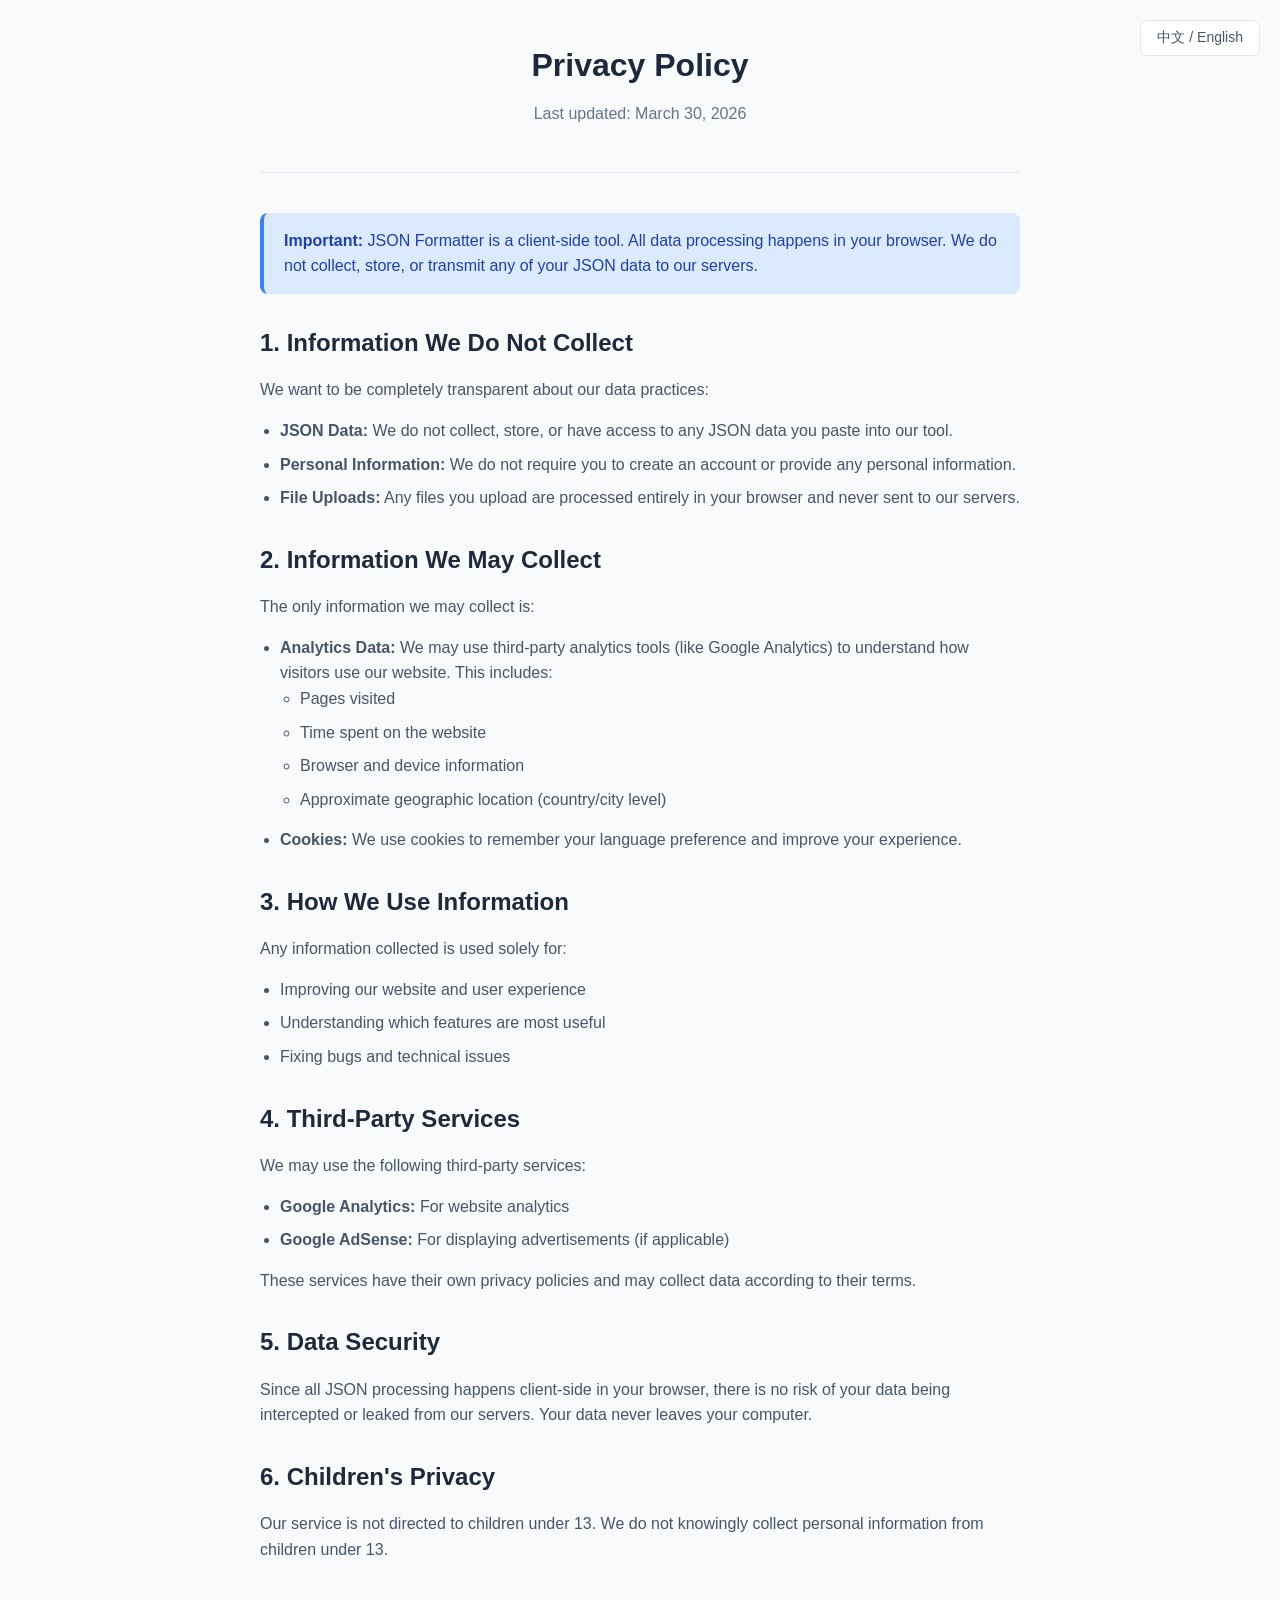
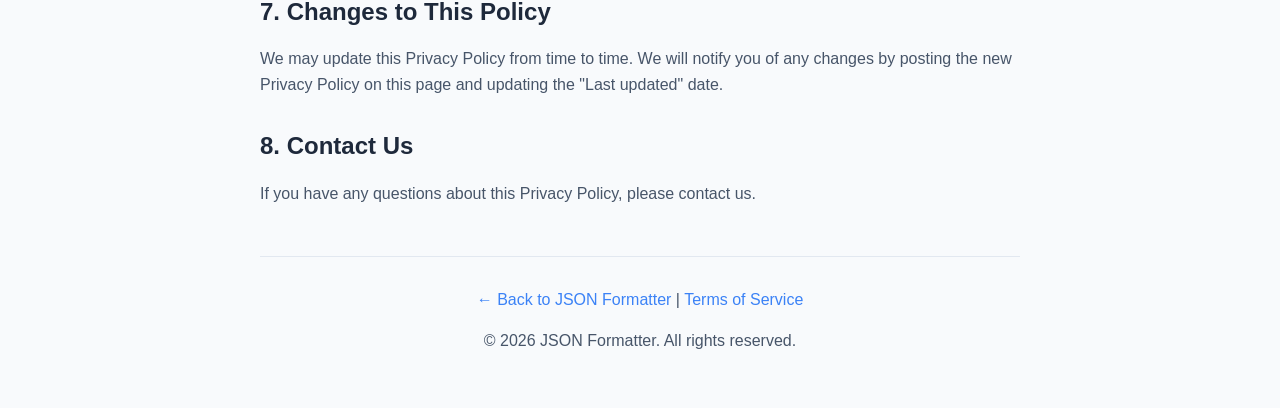
<file: public/privacy.html>
<!DOCTYPE html>
<html lang="en">
<head>
    <meta charset="UTF-8">
    <meta name="viewport" content="width=device-width, initial-scale=1.0">
    <title>Privacy Policy - JSON Formatter</title>
    <meta name="description" content="Privacy Policy for JSON Formatter - Learn how we handle your data and protect your privacy.">
    <link rel="icon" type="image/svg+xml" href="/favicon.svg">
    <style>
        * {
            margin: 0;
            padding: 0;
            box-sizing: border-box;
        }
        body {
            font-family: -apple-system, BlinkMacSystemFont, 'Segoe UI', Roboto, 'Helvetica Neue', Arial, sans-serif;
            line-height: 1.6;
            color: #333;
            background: #f8fafc;
        }
        .container {
            max-width: 800px;
            margin: 0 auto;
            padding: 40px 20px;
        }
        header {
            text-align: center;
            margin-bottom: 40px;
            padding-bottom: 30px;
            border-bottom: 1px solid #e2e8f0;
        }
        h1 {
            color: #1e293b;
            font-size: 2rem;
            margin-bottom: 10px;
        }
        .subtitle {
            color: #64748b;
            font-size: 1rem;
        }
        h2 {
            color: #1e293b;
            font-size: 1.5rem;
            margin-top: 30px;
            margin-bottom: 15px;
        }
        h3 {
            color: #334155;
            font-size: 1.2rem;
            margin-top: 20px;
            margin-bottom: 10px;
        }
        p {
            margin-bottom: 15px;
            color: #475569;
        }
        ul {
            margin-left: 20px;
            margin-bottom: 15px;
        }
        li {
            margin-bottom: 8px;
            color: #475569;
        }
        .highlight {
            background: #dbeafe;
            padding: 15px 20px;
            border-radius: 8px;
            border-left: 4px solid #3b82f6;
            margin: 20px 0;
        }
        .highlight p {
            margin: 0;
            color: #1e40af;
        }
        footer {
            margin-top: 50px;
            padding-top: 30px;
            border-top: 1px solid #e2e8f0;
            text-align: center;
            color: #64748b;
        }
        a {
            color: #3b82f6;
            text-decoration: none;
        }
        a:hover {
            text-decoration: underline;
        }
        .lang-switch {
            position: absolute;
            top: 20px;
            right: 20px;
        }
        .lang-btn {
            background: #fff;
            border: 1px solid #e2e8f0;
            padding: 8px 16px;
            border-radius: 6px;
            cursor: pointer;
            font-size: 14px;
            color: #475569;
        }
        .lang-btn:hover {
            background: #f1f5f9;
        }
        .lang-content {
            display: none;
        }
        .lang-content.active {
            display: block;
        }
    </style>
</head>
<body>
    <div class="lang-switch">
        <button class="lang-btn" onclick="toggleLang()">中文 / English</button>
    </div>

    <div class="container">
        <!-- English Content -->
        <div id="en-content" class="lang-content active">
            <header>
                <h1>Privacy Policy</h1>
                <p class="subtitle">Last updated: March 30, 2026</p>
            </header>

            <div class="highlight">
                <p><strong>Important:</strong> JSON Formatter is a client-side tool. All data processing happens in your browser. We do not collect, store, or transmit any of your JSON data to our servers.</p>
            </div>

            <h2>1. Information We Do Not Collect</h2>
            <p>We want to be completely transparent about our data practices:</p>
            <ul>
                <li><strong>JSON Data:</strong> We do not collect, store, or have access to any JSON data you paste into our tool.</li>
                <li><strong>Personal Information:</strong> We do not require you to create an account or provide any personal information.</li>
                <li><strong>File Uploads:</strong> Any files you upload are processed entirely in your browser and never sent to our servers.</li>
            </ul>

            <h2>2. Information We May Collect</h2>
            <p>The only information we may collect is:</p>
            <ul>
                <li><strong>Analytics Data:</strong> We may use third-party analytics tools (like Google Analytics) to understand how visitors use our website. This includes:
                    <ul>
                        <li>Pages visited</li>
                        <li>Time spent on the website</li>
                        <li>Browser and device information</li>
                        <li>Approximate geographic location (country/city level)</li>
                    </ul>
                </li>
                <li><strong>Cookies:</strong> We use cookies to remember your language preference and improve your experience.</li>
            </ul>

            <h2>3. How We Use Information</h2>
            <p>Any information collected is used solely for:</p>
            <ul>
                <li>Improving our website and user experience</li>
                <li>Understanding which features are most useful</li>
                <li>Fixing bugs and technical issues</li>
            </ul>

            <h2>4. Third-Party Services</h2>
            <p>We may use the following third-party services:</p>
            <ul>
                <li><strong>Google Analytics:</strong> For website analytics</li>
                <li><strong>Google AdSense:</strong> For displaying advertisements (if applicable)</li>
            </ul>
            <p>These services have their own privacy policies and may collect data according to their terms.</p>

            <h2>5. Data Security</h2>
            <p>Since all JSON processing happens client-side in your browser, there is no risk of your data being intercepted or leaked from our servers. Your data never leaves your computer.</p>

            <h2>6. Children's Privacy</h2>
            <p>Our service is not directed to children under 13. We do not knowingly collect personal information from children under 13.</p>

            <h2>7. Changes to This Policy</h2>
            <p>We may update this Privacy Policy from time to time. We will notify you of any changes by posting the new Privacy Policy on this page and updating the "Last updated" date.</p>

            <h2>8. Contact Us</h2>
            <p>If you have any questions about this Privacy Policy, please contact us.</p>
        </div>

        <!-- Chinese Content -->
        <div id="zh-content" class="lang-content">
            <header>
                <h1>隐私协议</h1>
                <p class="subtitle">最后更新日期：2026年3月30日</p>
            </header>

            <div class="highlight">
                <p><strong>重要提示：</strong>JSON 格式化工具是一个纯客户端工具。所有数据处理都在您的浏览器中进行。我们不会收集、存储或传输您的任何 JSON 数据到我们的服务器。</p>
            </div>

            <h2>1. 我们不收集的信息</h2>
            <p>我们希望对我们的数据实践完全透明：</p>
            <ul>
                <li><strong>JSON 数据：</strong>我们不收集、存储或访问您粘贴到工具中的任何 JSON 数据。</li>
                <li><strong>个人信息：</strong>我们不要求您创建账户或提供任何个人信息。</li>
                <li><strong>文件上传：</strong>您上传的任何文件都完全在您的浏览器中处理，绝不会发送到我们的服务器。</li>
            </ul>

            <h2>2. 我们可能收集的信息</h2>
            <p>我们可能收集的唯一信息是：</p>
            <ul>
                <li><strong>分析数据：</strong>我们可能使用第三方分析工具（如 Google Analytics）来了解访问者如何使用我们的网站。这包括：
                    <ul>
                        <li>访问的页面</li>
                        <li>在网站上花费的时间</li>
                        <li>浏览器和设备信息</li>
                        <li>大致地理位置（国家/城市级别）</li>
                    </ul>
                </li>
                <li><strong>Cookie：</strong>我们使用 Cookie 来记住您的语言偏好并改善您的体验。</li>
            </ul>

            <h2>3. 我们如何使用信息</h2>
            <p>收集的任何信息仅用于：</p>
            <ul>
                <li>改进我们的网站和用户体验</li>
                <li>了解哪些功能最有用</li>
                <li>修复错误和技术问题</li>
            </ul>

            <h2>4. 第三方服务</h2>
            <p>我们可能使用以下第三方服务：</p>
            <ul>
                <li><strong>Google Analytics：</strong>用于网站分析</li>
                <li><strong>Google AdSense：</strong>用于显示广告（如适用）</li>
            </ul>
            <p>这些服务有自己的隐私政策，可能会根据其条款收集数据。</p>

            <h2>5. 数据安全</h2>
            <p>由于所有 JSON 处理都在您浏览器的客户端进行，因此不存在您的数据被拦截或从我们的服务器泄露的风险。您的数据永远不会离开您的计算机。</p>

            <h2>6. 儿童隐私</h2>
            <p>我们的服务不面向13岁以下的儿童。我们不会故意收集13岁以下儿童的个人信息。</p>

            <h2>7. 政策变更</h2>
            <p>我们可能会不时更新本隐私协议。我们会通过在此页面上发布新的隐私协议并更新"最后更新日期"来通知您任何变更。</p>

            <h2>8. 联系我们</h2>
            <p>如果您对本隐私协议有任何疑问，请联系我们。</p>
        </div>

        <footer>
            <p><a href="/">← Back to JSON Formatter</a> | <a href="/terms.html">Terms of Service</a></p>
            <p style="margin-top: 10px;">&copy; 2026 JSON Formatter. All rights reserved.</p>
        </footer>
    </div>

    <script>
        function toggleLang() {
            const enContent = document.getElementById('en-content');
            const zhContent = document.getElementById('zh-content');
            
            if (enContent.classList.contains('active')) {
                enContent.classList.remove('active');
                zhContent.classList.add('active');
                document.title = '隐私协议 - JSON 格式化工具';
            } else {
                zhContent.classList.remove('active');
                enContent.classList.add('active');
                document.title = 'Privacy Policy - JSON Formatter';
            }
        }

        // Check saved language preference
        const savedLang = localStorage.getItem('json-formatter-lang');
        if (savedLang === 'zh') {
            document.getElementById('en-content').classList.remove('active');
            document.getElementById('zh-content').classList.add('active');
            document.title = '隐私协议 - JSON 格式化工具';
        }
    </script>
</body>
</html>
</file>
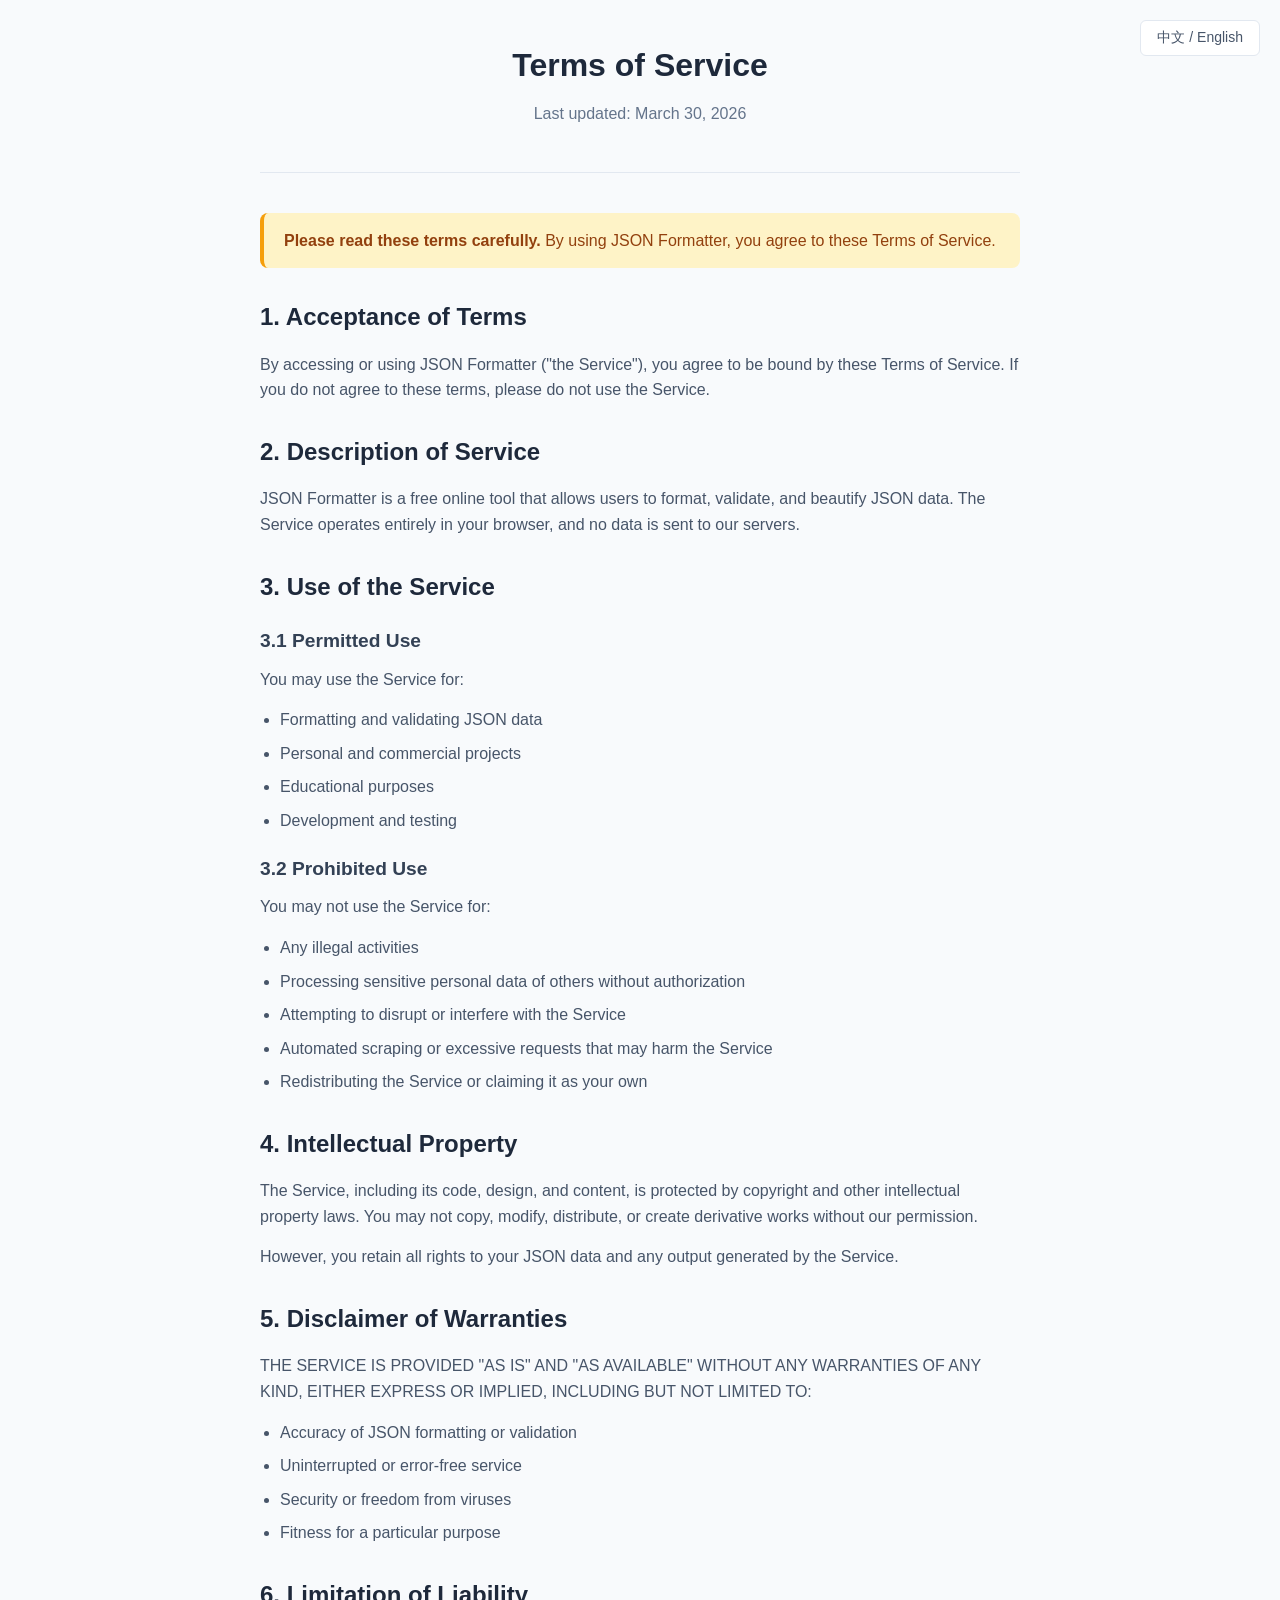
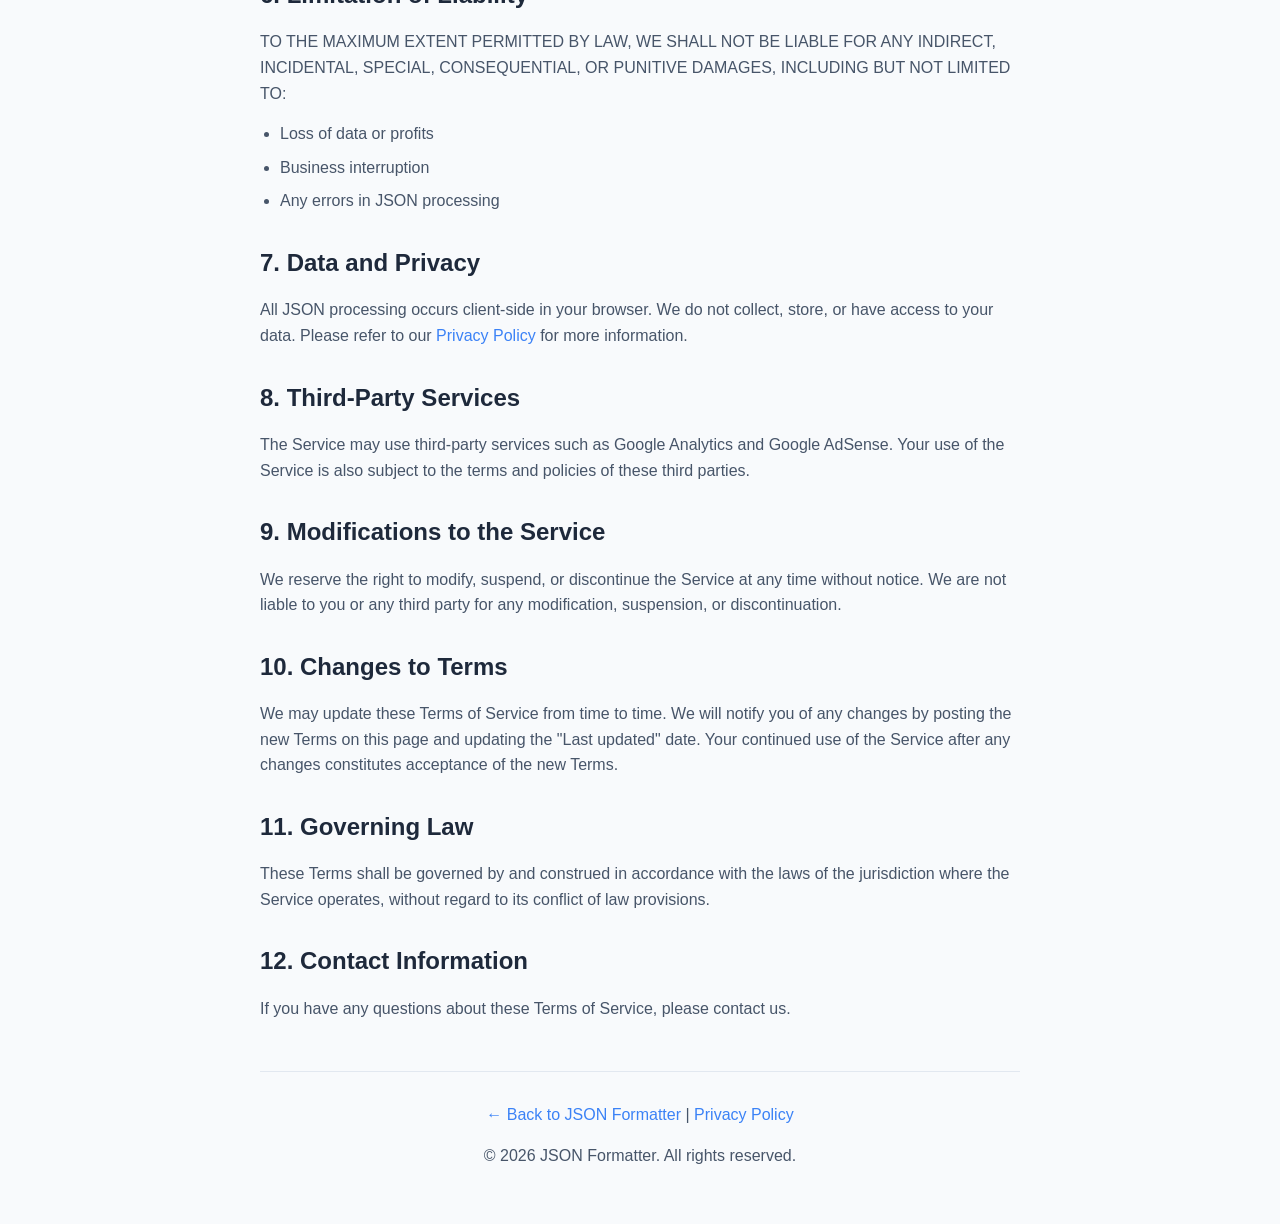
<file: public/terms.html>
<!DOCTYPE html>
<html lang="en">
<head>
    <meta charset="UTF-8">
    <meta name="viewport" content="width=device-width, initial-scale=1.0">
    <title>Terms of Service - JSON Formatter</title>
    <meta name="description" content="Terms of Service for JSON Formatter - Read our terms and conditions for using our free online JSON tool.">
    <link rel="icon" type="image/svg+xml" href="/favicon.svg">
    <style>
        * {
            margin: 0;
            padding: 0;
            box-sizing: border-box;
        }
        body {
            font-family: -apple-system, BlinkMacSystemFont, 'Segoe UI', Roboto, 'Helvetica Neue', Arial, sans-serif;
            line-height: 1.6;
            color: #333;
            background: #f8fafc;
        }
        .container {
            max-width: 800px;
            margin: 0 auto;
            padding: 40px 20px;
        }
        header {
            text-align: center;
            margin-bottom: 40px;
            padding-bottom: 30px;
            border-bottom: 1px solid #e2e8f0;
        }
        h1 {
            color: #1e293b;
            font-size: 2rem;
            margin-bottom: 10px;
        }
        .subtitle {
            color: #64748b;
            font-size: 1rem;
        }
        h2 {
            color: #1e293b;
            font-size: 1.5rem;
            margin-top: 30px;
            margin-bottom: 15px;
        }
        h3 {
            color: #334155;
            font-size: 1.2rem;
            margin-top: 20px;
            margin-bottom: 10px;
        }
        p {
            margin-bottom: 15px;
            color: #475569;
        }
        ul {
            margin-left: 20px;
            margin-bottom: 15px;
        }
        li {
            margin-bottom: 8px;
            color: #475569;
        }
        .highlight {
            background: #fef3c7;
            padding: 15px 20px;
            border-radius: 8px;
            border-left: 4px solid #f59e0b;
            margin: 20px 0;
        }
        .highlight p {
            margin: 0;
            color: #92400e;
        }
        footer {
            margin-top: 50px;
            padding-top: 30px;
            border-top: 1px solid #e2e8f0;
            text-align: center;
            color: #64748b;
        }
        a {
            color: #3b82f6;
            text-decoration: none;
        }
        a:hover {
            text-decoration: underline;
        }
        .lang-switch {
            position: absolute;
            top: 20px;
            right: 20px;
        }
        .lang-btn {
            background: #fff;
            border: 1px solid #e2e8f0;
            padding: 8px 16px;
            border-radius: 6px;
            cursor: pointer;
            font-size: 14px;
            color: #475569;
        }
        .lang-btn:hover {
            background: #f1f5f9;
        }
        .lang-content {
            display: none;
        }
        .lang-content.active {
            display: block;
        }
    </style>
</head>
<body>
    <div class="lang-switch">
        <button class="lang-btn" onclick="toggleLang()">中文 / English</button>
    </div>

    <div class="container">
        <!-- English Content -->
        <div id="en-content" class="lang-content active">
            <header>
                <h1>Terms of Service</h1>
                <p class="subtitle">Last updated: March 30, 2026</p>
            </header>

            <div class="highlight">
                <p><strong>Please read these terms carefully.</strong> By using JSON Formatter, you agree to these Terms of Service.</p>
            </div>

            <h2>1. Acceptance of Terms</h2>
            <p>By accessing or using JSON Formatter ("the Service"), you agree to be bound by these Terms of Service. If you do not agree to these terms, please do not use the Service.</p>

            <h2>2. Description of Service</h2>
            <p>JSON Formatter is a free online tool that allows users to format, validate, and beautify JSON data. The Service operates entirely in your browser, and no data is sent to our servers.</p>

            <h2>3. Use of the Service</h2>
            <h3>3.1 Permitted Use</h3>
            <p>You may use the Service for:</p>
            <ul>
                <li>Formatting and validating JSON data</li>
                <li>Personal and commercial projects</li>
                <li>Educational purposes</li>
                <li>Development and testing</li>
            </ul>

            <h3>3.2 Prohibited Use</h3>
            <p>You may not use the Service for:</p>
            <ul>
                <li>Any illegal activities</li>
                <li>Processing sensitive personal data of others without authorization</li>
                <li>Attempting to disrupt or interfere with the Service</li>
                <li>Automated scraping or excessive requests that may harm the Service</li>
                <li>Redistributing the Service or claiming it as your own</li>
            </ul>

            <h2>4. Intellectual Property</h2>
            <p>The Service, including its code, design, and content, is protected by copyright and other intellectual property laws. You may not copy, modify, distribute, or create derivative works without our permission.</p>
            <p>However, you retain all rights to your JSON data and any output generated by the Service.</p>

            <h2>5. Disclaimer of Warranties</h2>
            <p>THE SERVICE IS PROVIDED "AS IS" AND "AS AVAILABLE" WITHOUT ANY WARRANTIES OF ANY KIND, EITHER EXPRESS OR IMPLIED, INCLUDING BUT NOT LIMITED TO:</p>
            <ul>
                <li>Accuracy of JSON formatting or validation</li>
                <li>Uninterrupted or error-free service</li>
                <li>Security or freedom from viruses</li>
                <li>Fitness for a particular purpose</li>
            </ul>

            <h2>6. Limitation of Liability</h2>
            <p>TO THE MAXIMUM EXTENT PERMITTED BY LAW, WE SHALL NOT BE LIABLE FOR ANY INDIRECT, INCIDENTAL, SPECIAL, CONSEQUENTIAL, OR PUNITIVE DAMAGES, INCLUDING BUT NOT LIMITED TO:</p>
            <ul>
                <li>Loss of data or profits</li>
                <li>Business interruption</li>
                <li>Any errors in JSON processing</li>
            </ul>

            <h2>7. Data and Privacy</h2>
            <p>All JSON processing occurs client-side in your browser. We do not collect, store, or have access to your data. Please refer to our <a href="/privacy.html">Privacy Policy</a> for more information.</p>

            <h2>8. Third-Party Services</h2>
            <p>The Service may use third-party services such as Google Analytics and Google AdSense. Your use of the Service is also subject to the terms and policies of these third parties.</p>

            <h2>9. Modifications to the Service</h2>
            <p>We reserve the right to modify, suspend, or discontinue the Service at any time without notice. We are not liable to you or any third party for any modification, suspension, or discontinuation.</p>

            <h2>10. Changes to Terms</h2>
            <p>We may update these Terms of Service from time to time. We will notify you of any changes by posting the new Terms on this page and updating the "Last updated" date. Your continued use of the Service after any changes constitutes acceptance of the new Terms.</p>

            <h2>11. Governing Law</h2>
            <p>These Terms shall be governed by and construed in accordance with the laws of the jurisdiction where the Service operates, without regard to its conflict of law provisions.</p>

            <h2>12. Contact Information</h2>
            <p>If you have any questions about these Terms of Service, please contact us.</p>
        </div>

        <!-- Chinese Content -->
        <div id="zh-content" class="lang-content">
            <header>
                <h1>服务条款</h1>
                <p class="subtitle">最后更新日期：2026年3月30日</p>
            </header>

            <div class="highlight">
                <p><strong>请仔细阅读这些条款。</strong>使用 JSON 格式化工具即表示您同意这些服务条款。</p>
            </div>

            <h2>1. 条款接受</h2>
            <p>通过访问或使用 JSON 格式化工具（"本服务"），您同意受这些服务条款的约束。如果您不同意这些条款，请不要使用本服务。</p>

            <h2>2. 服务描述</h2>
            <p>JSON 格式化工具是一个免费的在线工具，允许用户格式化、验证和美化 JSON 数据。本服务完全在您的浏览器中运行，不会将数据发送到我们的服务器。</p>

            <h2>3. 服务使用</h2>
            <h3>3.1 允许的使用</h3>
            <p>您可以将本服务用于：</p>
            <ul>
                <li>格式化和验证 JSON 数据</li>
                <li>个人和商业项目</li>
                <li>教育目的</li>
                <li>开发和测试</li>
            </ul>

            <h3>3.2 禁止的使用</h3>
            <p>您不得将本服务用于：</p>
            <ul>
                <li>任何非法活动</li>
                <li>未经授权处理他人的敏感个人数据</li>
                <li>试图破坏或干扰本服务</li>
                <li>可能损害本服务的自动抓取或过度请求</li>
                <li>重新分发本服务或声称其为您的作品</li>
            </ul>

            <h2>4. 知识产权</h2>
            <p>本服务，包括其代码、设计和内容，受版权和其他知识产权法律的保护。未经我们许可，您不得复制、修改、分发或创建衍生作品。</p>
            <p>但是，您保留对您的 JSON 数据和本服务生成的任何输出的所有权利。</p>

            <h2>5. 免责声明</h2>
            <p>本服务按"原样"和"可用"提供，不提供任何形式的保证，无论是明示还是暗示，包括但不限于：</p>
            <ul>
                <li>JSON 格式化或验证的准确性</li>
                <li>不间断或无错误的服务</li>
                <li>安全性或无病毒</li>
                <li>适用于特定目的</li>
            </ul>

            <h2>6. 责任限制</h2>
            <p>在法律允许的最大范围内，我们对任何间接、附带、特殊、后果性或惩罚性损害不承担责任，包括但不限于：</p>
            <ul>
                <li>数据或利润损失</li>
                <li>业务中断</li>
                <li>JSON 处理中的任何错误</li>
            </ul>

            <h2>7. 数据和隐私</h2>
            <p>所有 JSON 处理都在您浏览器的客户端进行。我们不收集、存储或访问您的数据。有关更多信息，请参阅我们的<a href="/privacy.html">隐私协议</a>。</p>

            <h2>8. 第三方服务</h2>
            <p>本服务可能使用第三方服务，如 Google Analytics 和 Google AdSense。您对本服务的使用也受这些第三方的条款和政策的约束。</p>

            <h2>9. 服务修改</h2>
            <p>我们保留随时修改、暂停或终止本服务的权利，恕不另行通知。对于任何修改、暂停或终止，我们对您或任何第三方不承担责任。</p>

            <h2>10. 条款变更</h2>
            <p>我们可能会不时更新这些服务条款。我们会通过在此页面上发布新条款并更新"最后更新日期"来通知您任何变更。您在任何变更后继续使用本服务即表示接受新条款。</p>

            <h2>11. 适用法律</h2>
            <p>这些条款应受本服务运营所在司法管辖区的法律管辖并按其解释，不考虑其法律冲突规定。</p>

            <h2>12. 联系信息</h2>
            <p>如果您对这些服务条款有任何疑问，请联系我们。</p>
        </div>

        <footer>
            <p><a href="/">← Back to JSON Formatter</a> | <a href="/privacy.html">Privacy Policy</a></p>
            <p style="margin-top: 10px;">&copy; 2026 JSON Formatter. All rights reserved.</p>
        </footer>
    </div>

    <script>
        function toggleLang() {
            const enContent = document.getElementById('en-content');
            const zhContent = document.getElementById('zh-content');
            
            if (enContent.classList.contains('active')) {
                enContent.classList.remove('active');
                zhContent.classList.add('active');
                document.title = '服务条款 - JSON 格式化工具';
            } else {
                zhContent.classList.remove('active');
                enContent.classList.add('active');
                document.title = 'Terms of Service - JSON Formatter';
            }
        }

        // Check saved language preference
        const savedLang = localStorage.getItem('json-formatter-lang');
        if (savedLang === 'zh') {
            document.getElementById('en-content').classList.remove('active');
            document.getElementById('zh-content').classList.add('active');
            document.title = '服务条款 - JSON 格式化工具';
        }
    </script>
</body>
</html>
</file>
